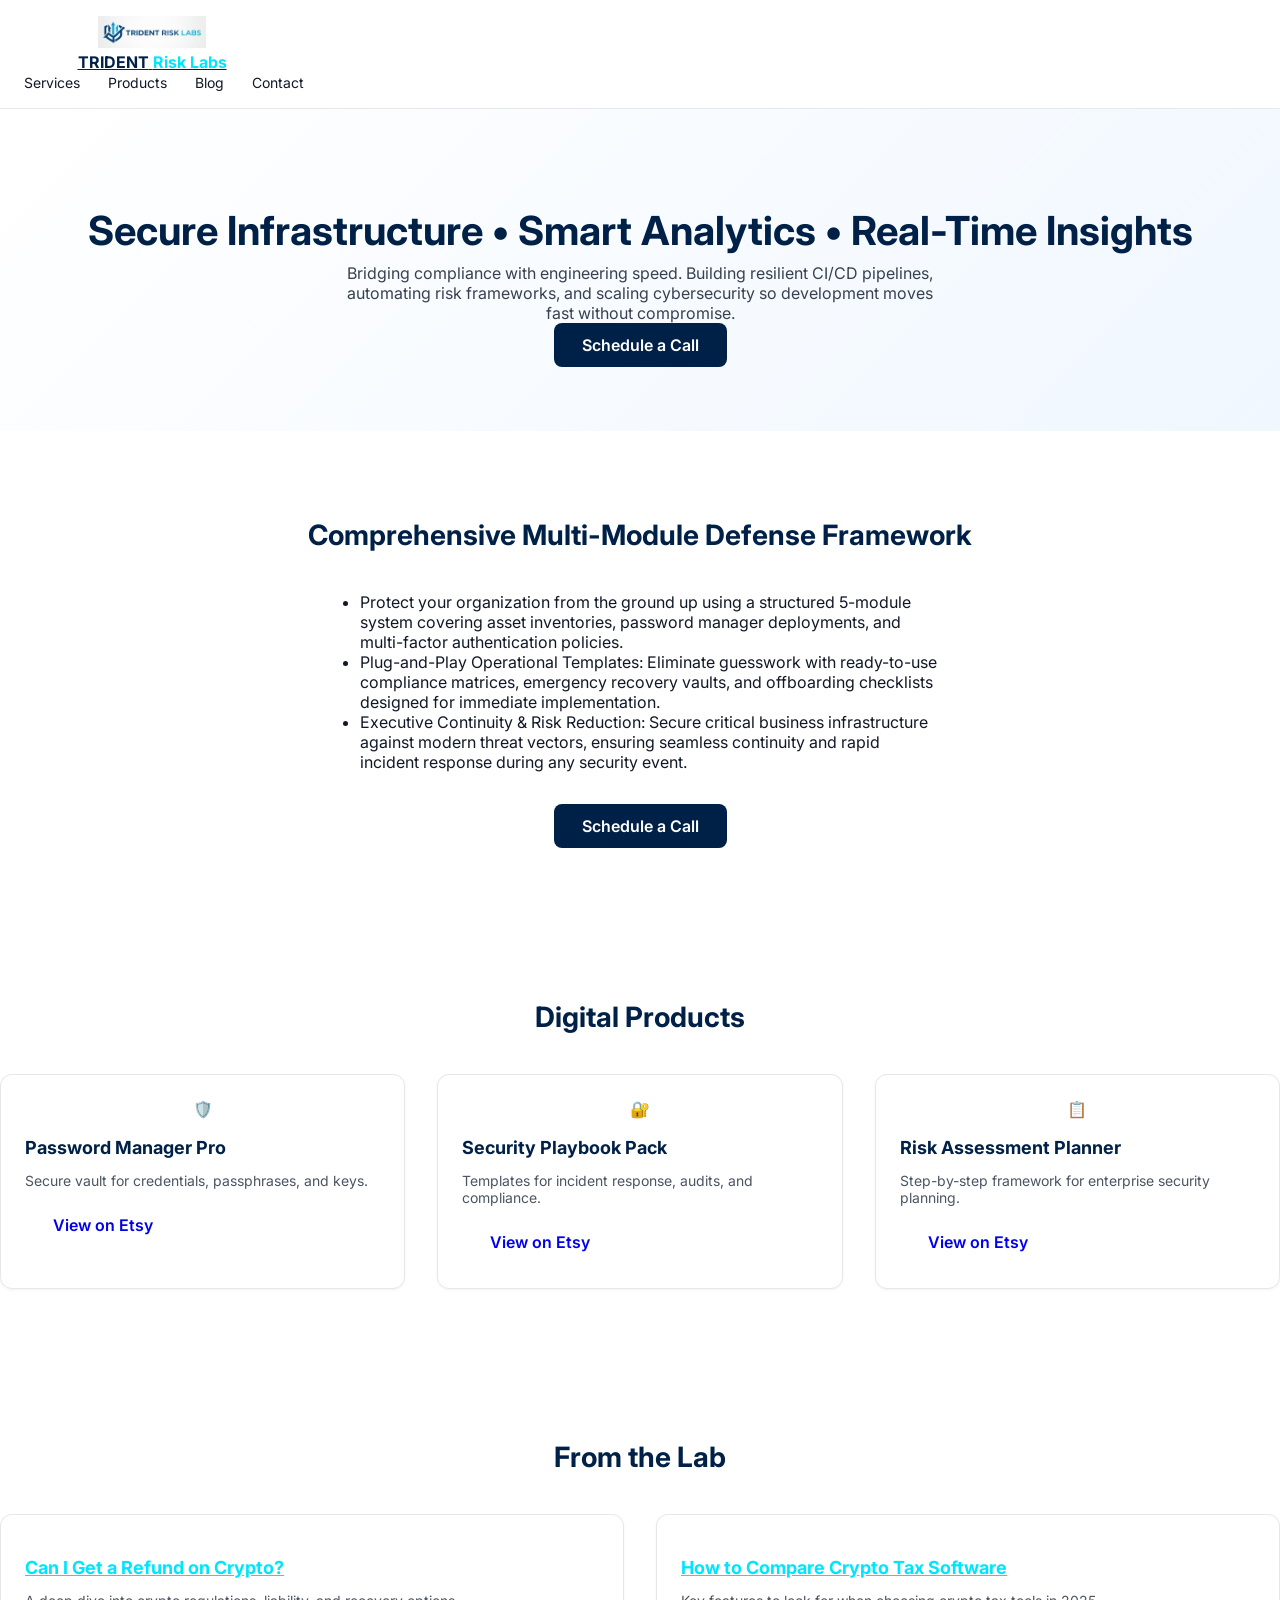
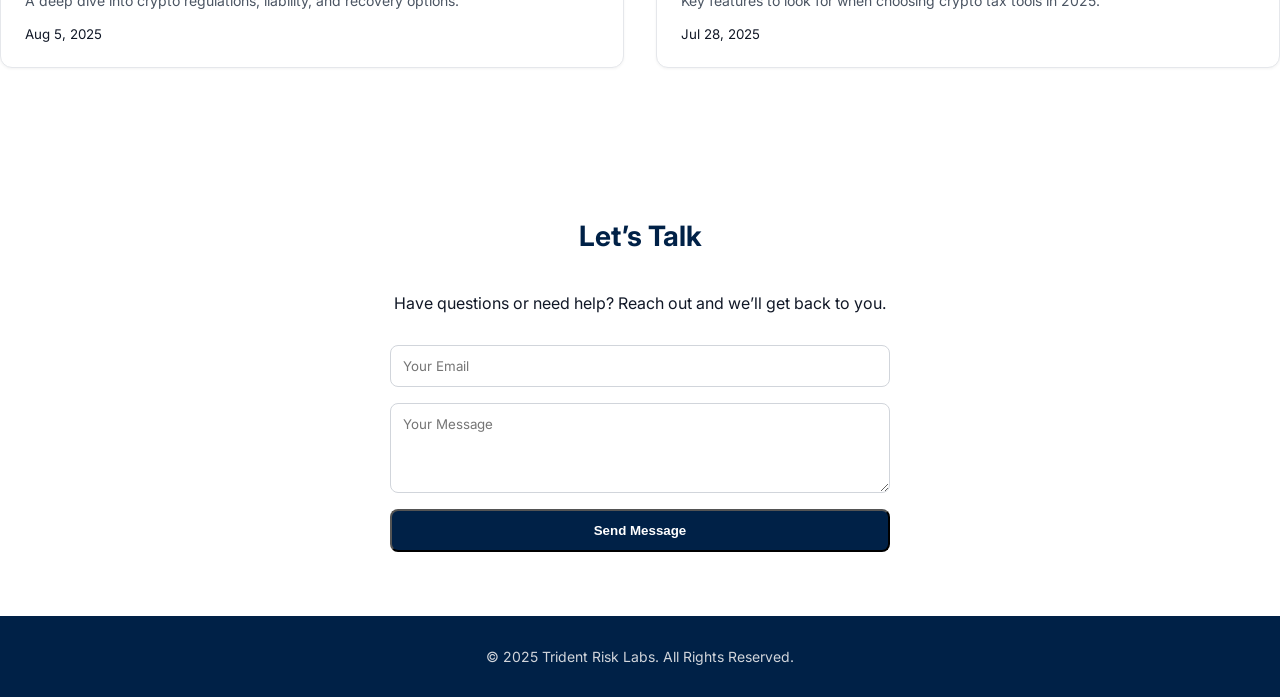
<file: index.html>
<!DOCTYPE html>
<html lang="en">
<head>
  <meta charset="UTF-8">
  <meta name="viewport" content="width=device-width, initial-scale=1" />
  <title>Trident Risk Labs</title>
  <link rel="preconnect" href="https://fonts.googleapis.com">
  <link href="https://fonts.googleapis.com/css2?family=Inter:wght@400;600;700&display=swap" rel="stylesheet">
  <style>
    :root { --navy:#002147; --cyan:#00e5ff; --gray-900:#111827; font-family: 'Inter', system-ui, sans-serif; }
    *{box-sizing:border-box}
    body{margin:0;background:#fff;color:var(--gray-900)}
    img{max-width:100%;height:auto}
    header{background:#fff;border-bottom:1px solid #e5e7eb}
    .header{display:flex;align-items:center;justify-content:space-between;padding:1rem 0}
    .logo{display:flex;flex-direction:column;align-items:center;gap:.25rem;text-align:center}
    .logo img{height:32px;width:auto}
    .logo span{font-weight:700;color:#002147}
    .logo .cyan{color:var(--cyan)}
    .nav a{margin-left:1.5rem;color:#111827;text-decoration:none;font-size:.875rem}
    .nav a:hover{color:var(--cyan)}
    .hero{background:linear-gradient(135deg,#fff 0%,#f0f7ff 100%);text-align:center;padding:4rem 0}
    .hero h1{font-size:clamp(1.75rem,4vw,2.5rem);color:var(--navy);margin-bottom:.5rem}
    .hero p{max-width:600px;margin:0 auto;font-size:1rem;color:#374151}
    .btn{display:inline-block;padding:.75rem 1.75rem;border-radius:.5rem;font-weight:600;text-decoration:none}
    .btn-primary{background:var(--navy);color:#fff}
    .btn-primary:hover{opacity:.9}
    section{padding:4rem 0}
    .section-title{text-align:center;font-size:1.75rem;color:var(--navy);margin-bottom:2.5rem}
    .grid{display:grid;gap:2rem;grid-template-columns:repeat(auto-fit,minmax(260px,1fr))}
.card{background:#fff;border-radius:.75rem;padding:1.5rem;border:1px solid #e5e7eb;box-shadow:0 1px 3px rgba(0,0,0,.05)}
    .card h3{font-size:1.125rem;margin-bottom:.5rem;color:var(--navy)}
    .card p{font-size:.875rem;color:#4b5563}
    footer{background:var(--navy);color:#d1d5db;padding:2rem 0;text-align:center;font-size:.875rem}
    @media(max-width:640px){.nav{flex-wrap:wrap;gap:1rem}.nav a{margin:0}}
  </style>
</head>
<body>
  <header class="header">
    <div class="container">
      <a href="/" class="logo">
        <img src="assets/logo-trident.jpeg" alt="Trident Risk Labs" width="140" height="40">
        <div><span>TRIDENT</span> <span class="cyan">Risk Labs</span></div>
      </a>
      <nav class="nav">
        <a href="#services">Services</a>
        <a href="#products">Products</a>
        <a href="#blog">Blog</a>
        <a href="#contact">Contact</a>
      </nav>
    </div>
  </header>

  <main>
    <section class="hero">
      <h1>Secure Infrastructure • Smart Analytics • Real-Time Insights</h1>
      <p>Bridging compliance with engineering speed. Building resilient CI/CD pipelines, automating risk frameworks, and scaling cybersecurity so development moves fast without compromise.</p>
      <a href="#contact" class="btn btn-primary">Schedule a Call</a>
    </section>

<section id="services">
  <div class="container">
    <h2 class="section-title">Comprehensive Multi-Module Defense Framework</h2>
    <ul style="max-width: 600px; margin: 0 auto 2rem; padding-left: 1.25rem;">
      <li>Protect your organization from the ground up using a structured 5-module system covering asset inventories, password manager deployments, and multi-factor authentication policies.</li>
      <li>Plug-and-Play Operational Templates: Eliminate guesswork with ready-to-use compliance matrices, emergency recovery vaults, and offboarding checklists designed for immediate implementation.</li>
      <li>Executive Continuity & Risk Reduction: Secure critical business infrastructure against modern threat vectors, ensuring seamless continuity and rapid incident response during any security event.</li>
    </ul>
    <div style="text-align: center;">
      <a href="#contact" class="btn btn-primary">Schedule a Call</a>
    </div>
  </div>
</section>

<!-- PRODUCTS -->
<section id="products">
  <div class="container">
    <h2 class="section-title">Digital Products</h2>
    <div class="grid">
      <div class="card">
        <div style="text-align:center;margin-bottom:1rem">🛡️</div>
        <h3>Password Manager Pro</h3>
        <p>Secure vault for credentials, passphrases, and keys.</p>
        <a href="https://etsy.com/shop/tridentrisklabs" target="_blank" class="btn btn-secondary">View on Etsy</a>
      </div>
      <div class="card">
        <div style="text-align:center;margin-bottom:1rem">🔐</div>
        <h3>Security Playbook Pack</h3>
        <p>Templates for incident response, audits, and compliance.</p>
        <a href="https://etsy.com/shop/tridentrisklabs" target="_blank" class="btn btn-secondary">View on Etsy</a>
      </div>
      <div class="card">
        <div style="text-align:center;margin-bottom:1rem">📋</div>
        <h3>Risk Assessment Planner</h3>
        <p>Step-by-step framework for enterprise security planning.</p>
        <a href="https://etsy.com/shop/tridentrisklabs" target="_blank" class="btn btn-secondary">View on Etsy</a>
      </div>
    </div>
  </div>
</section>

    <section id="blog">
      <h2 class="section-title">From the Lab</h2>
      <div class="grid">
        <article class="card"><h3><a href="#" style="color:var(--cyan)">Can I Get a Refund on Crypto?</a></h3><p>A deep dive into crypto regulations, liability, and recovery options.</p><small>Aug 5, 2025</small></article>
        <article class="card"><h3><a href="#" style="color:var(--cyan)">How to Compare Crypto Tax Software</a></h3><p>Key features to look for when choosing crypto tax tools in 2025.</p><small>Jul 28, 2025</small></article>
      </div>
    </section>

    <section id="contact">
      <h2 class="section-title">Let’s Talk</h2>
      <p style="text-align:center;max-width:500px;margin:0 auto 2rem">Have questions or need help? Reach out and we’ll get back to you.</p>
      <form style="max-width:500px;margin:0 auto;display:flex;flex-direction:column;gap:1rem">
        <input type="email" placeholder="Your Email" required style="padding:.75rem;border:1px solid #d1d5db;border-radius:.5rem;font-family:inherit">
        <textarea placeholder="Your Message" rows="4" required style="padding:.75rem;border:1px solid #d1d5db;border-radius:.5rem;font-family:inherit"></textarea>
        <button type="submit" class="btn btn-primary" style="width:100%">Send Message</button>
      </form>
    </section>
  </main>

  <footer>&copy; 2025 Trident Risk Labs. All Rights Reserved.</footer>
</body>
</html>
</file>
